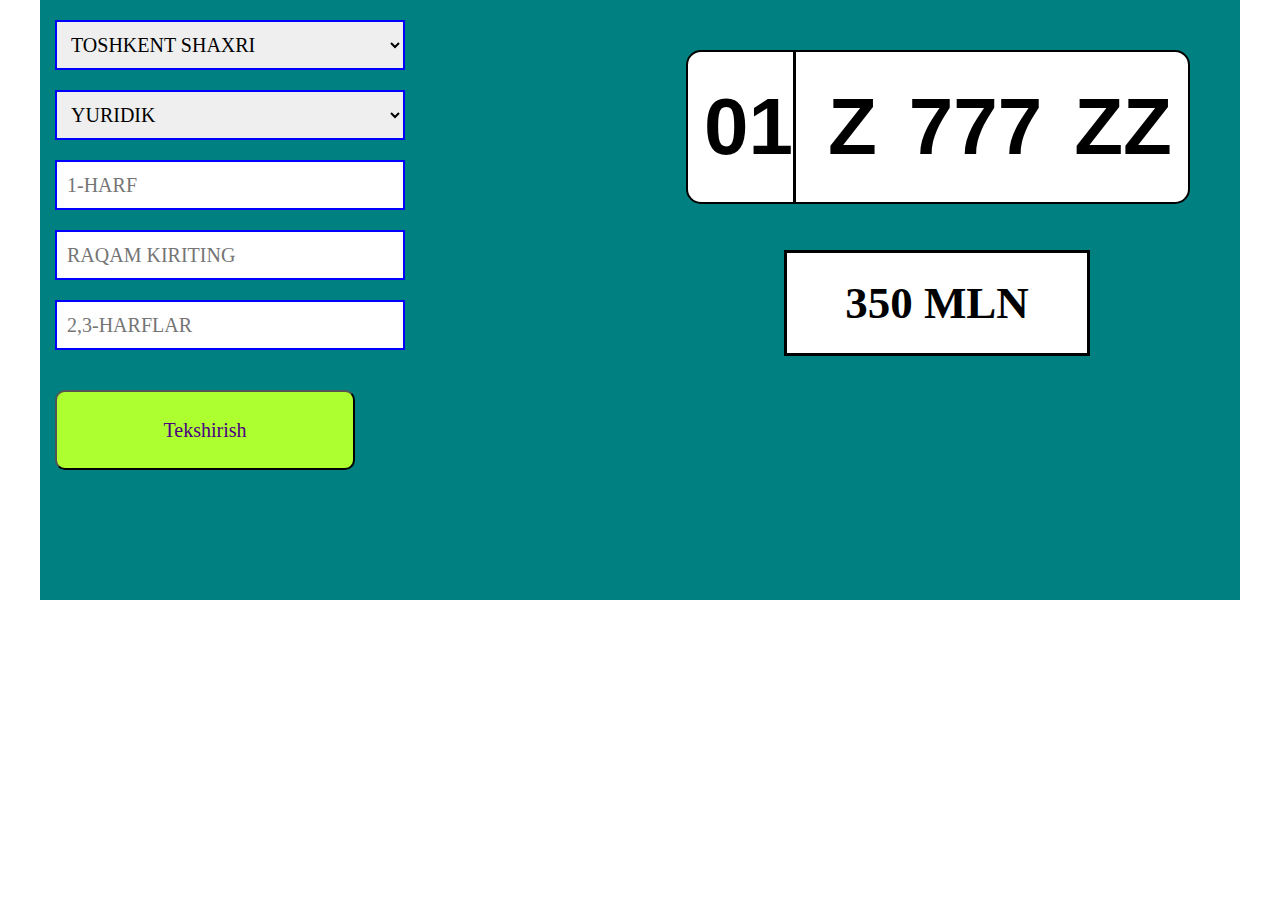
<file: Desktop/Meta_works/Homework/js02/index.html>
<!DOCTYPE html>
<html lang="en">
<head>
    <meta charset="UTF-8">
    <meta http-equiv="X-UA-Compatible" content="IE=edge">
    <meta name="viewport" content="width=device-width, initial-scale=1.0">
    <title>Document</title>
    <link rel="stylesheet" href="style.css">
</head>
<body>
    <div class="container">
        <form>

        
            <select class="viloyat">
                <option value="tsh">Toshkent Shaxri</option>
                <option value="tv">Toshkent viloyat</option>
                <option value="and">Andijon</option>
                <option value="nam">Namangan</option>
                <option value="far">Fargona</option>
                <option value="jiz">Jizzax</option>
                <option value="sam">Samarqand</option>
                <option value="sir">Sirdaryo</option>
                <option value="bux">Buxoro</option>
                <option value="xor">Xorazm</option>
            </select>


            <select class="shaxs">
                <option value="y">Yuridik</option>
                <option value="j">Jismoniy</option>
            </select>   

            <input type="text" maxlength="1" placeholder="1-harf" class="harf1" >
            <input type="text" maxlength="3" class="raqam" placeholder="Raqam kiriting" >
            <input type="text" minlength="2" maxlength="2" placeholder="2,3-harflar" class="harf23">

        </form>


        <button class="tugma"> Tekshirish </button>

        <div class="natija">
            <h1 class="a">01</h1>
            <h1 class="b">Z</h1>
            <h1 class="c">777</h1>
            <h1 class="d">ZZ</h1>
        </div>

        <div class="narx">
            <h2>350 mln</h2>
        </div>



        <script src="jquery.js"></script>
        <script src="index.js"></script>
    </div>
</body>
</html>
</file>
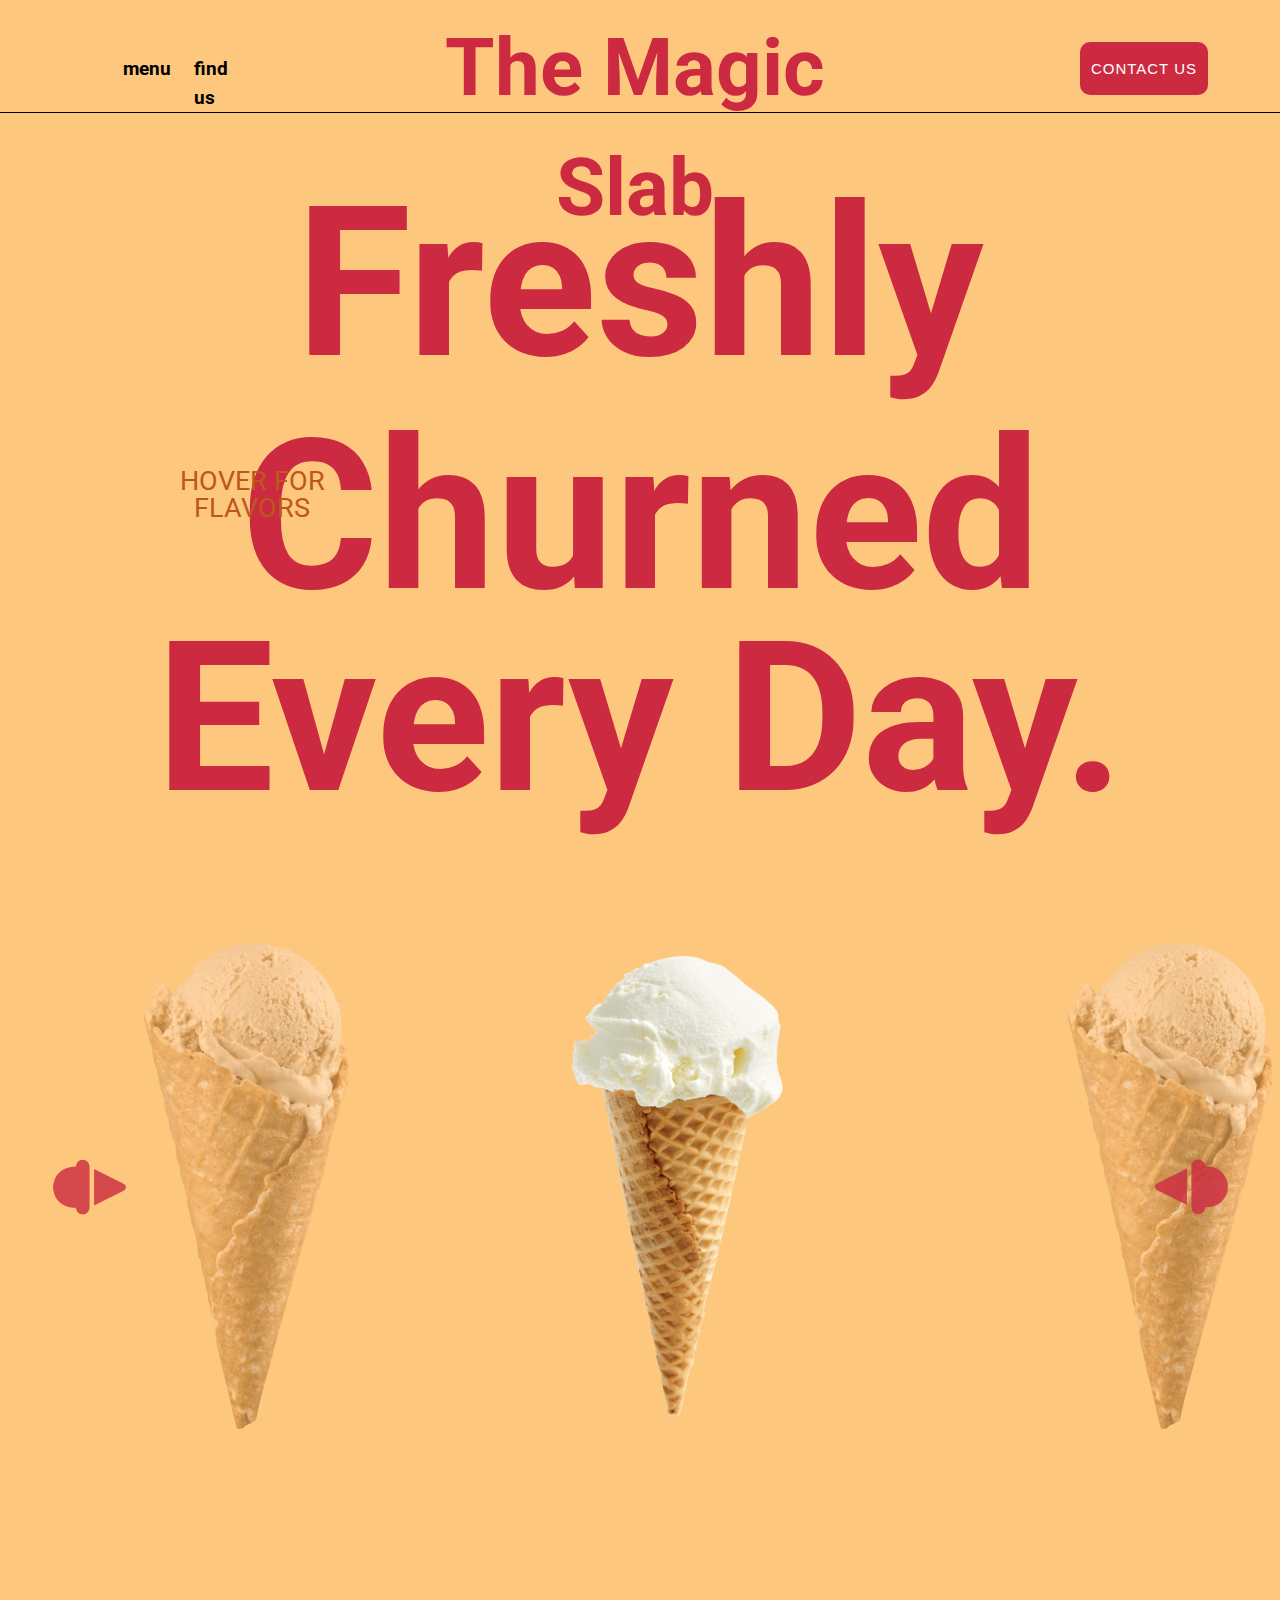
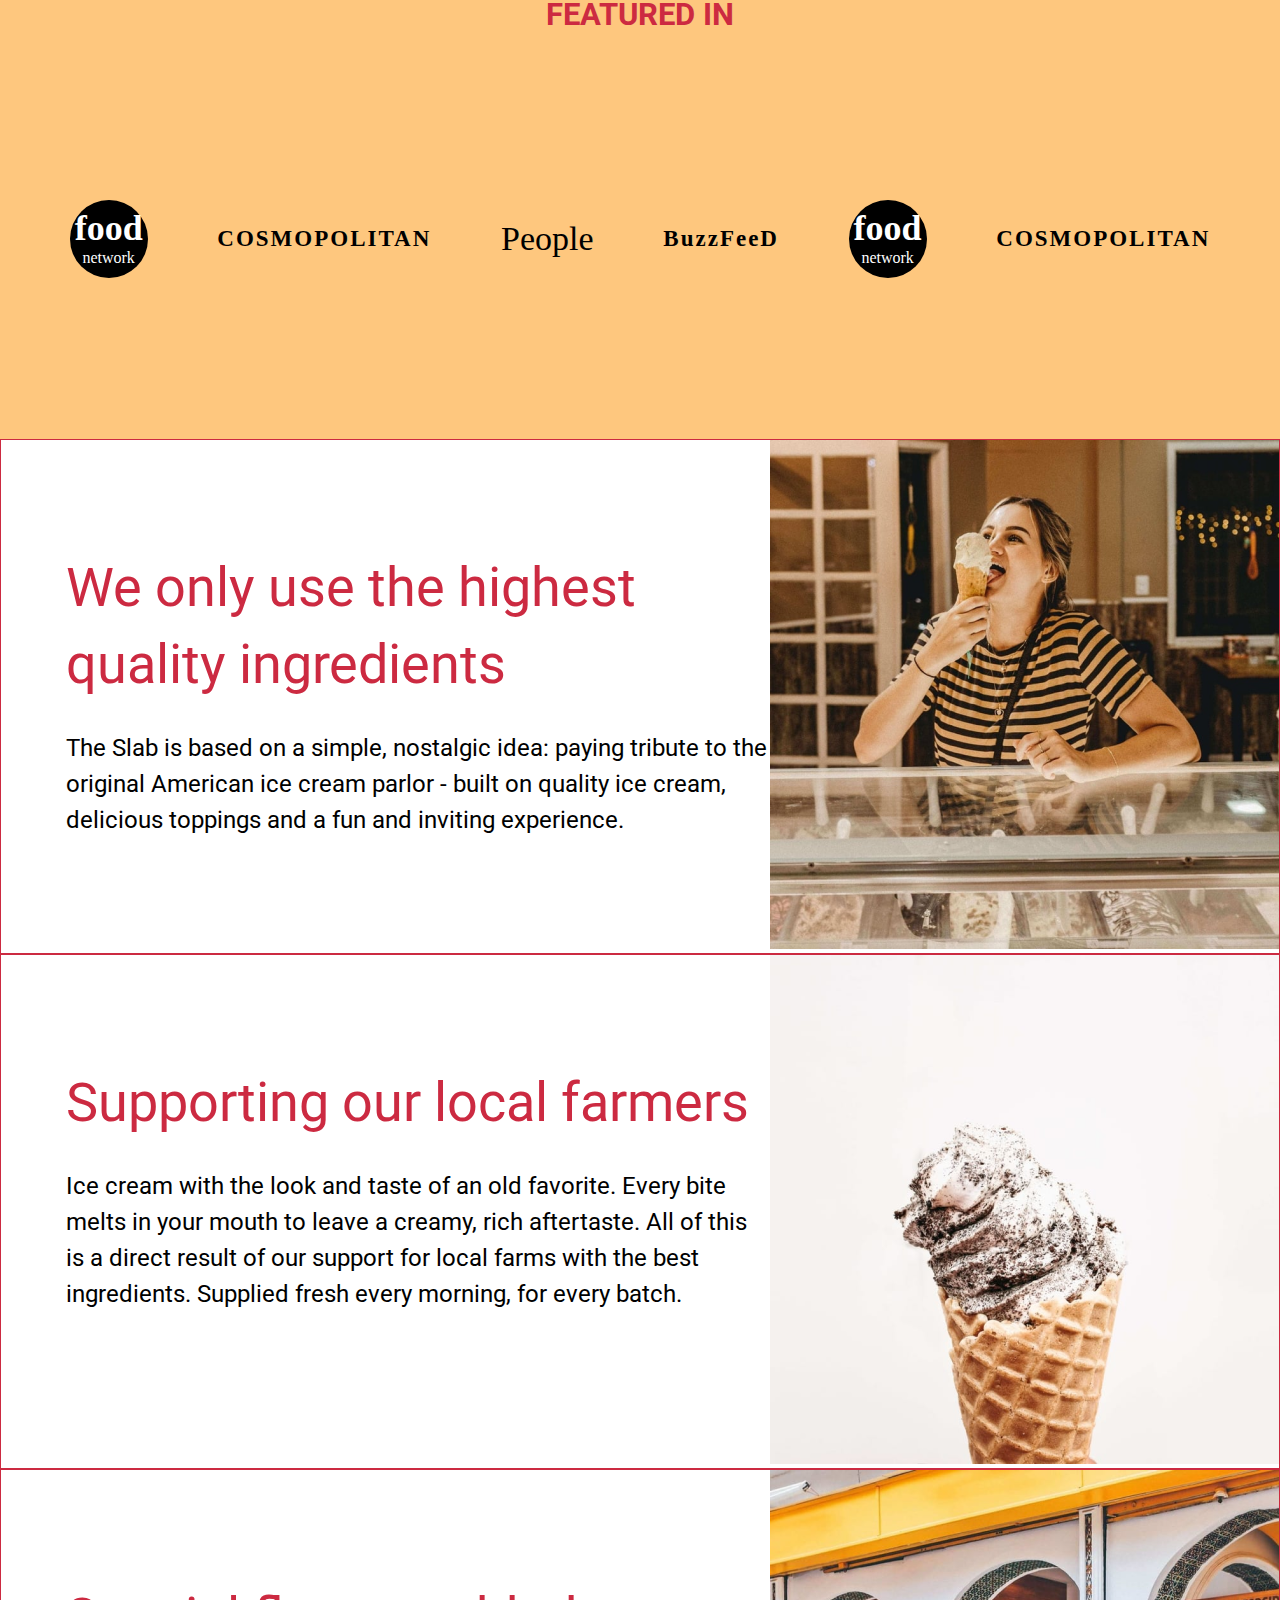
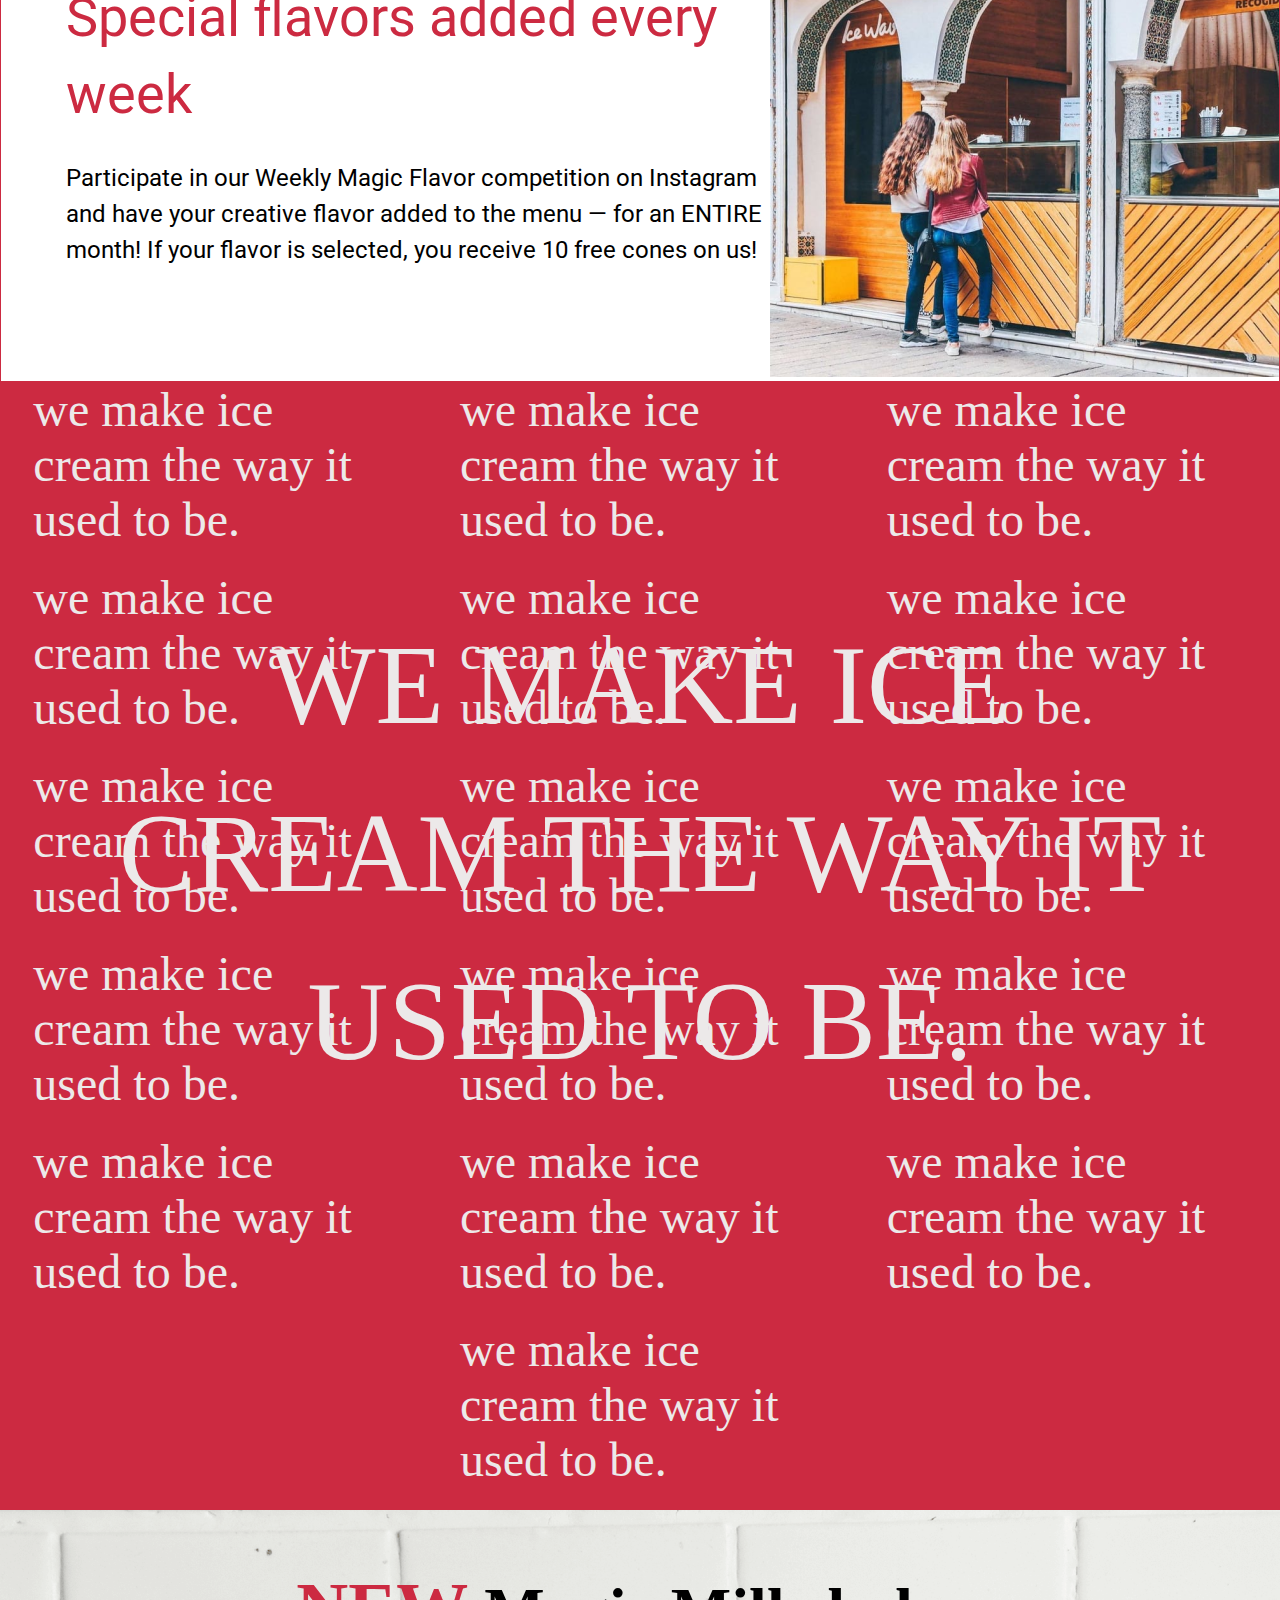
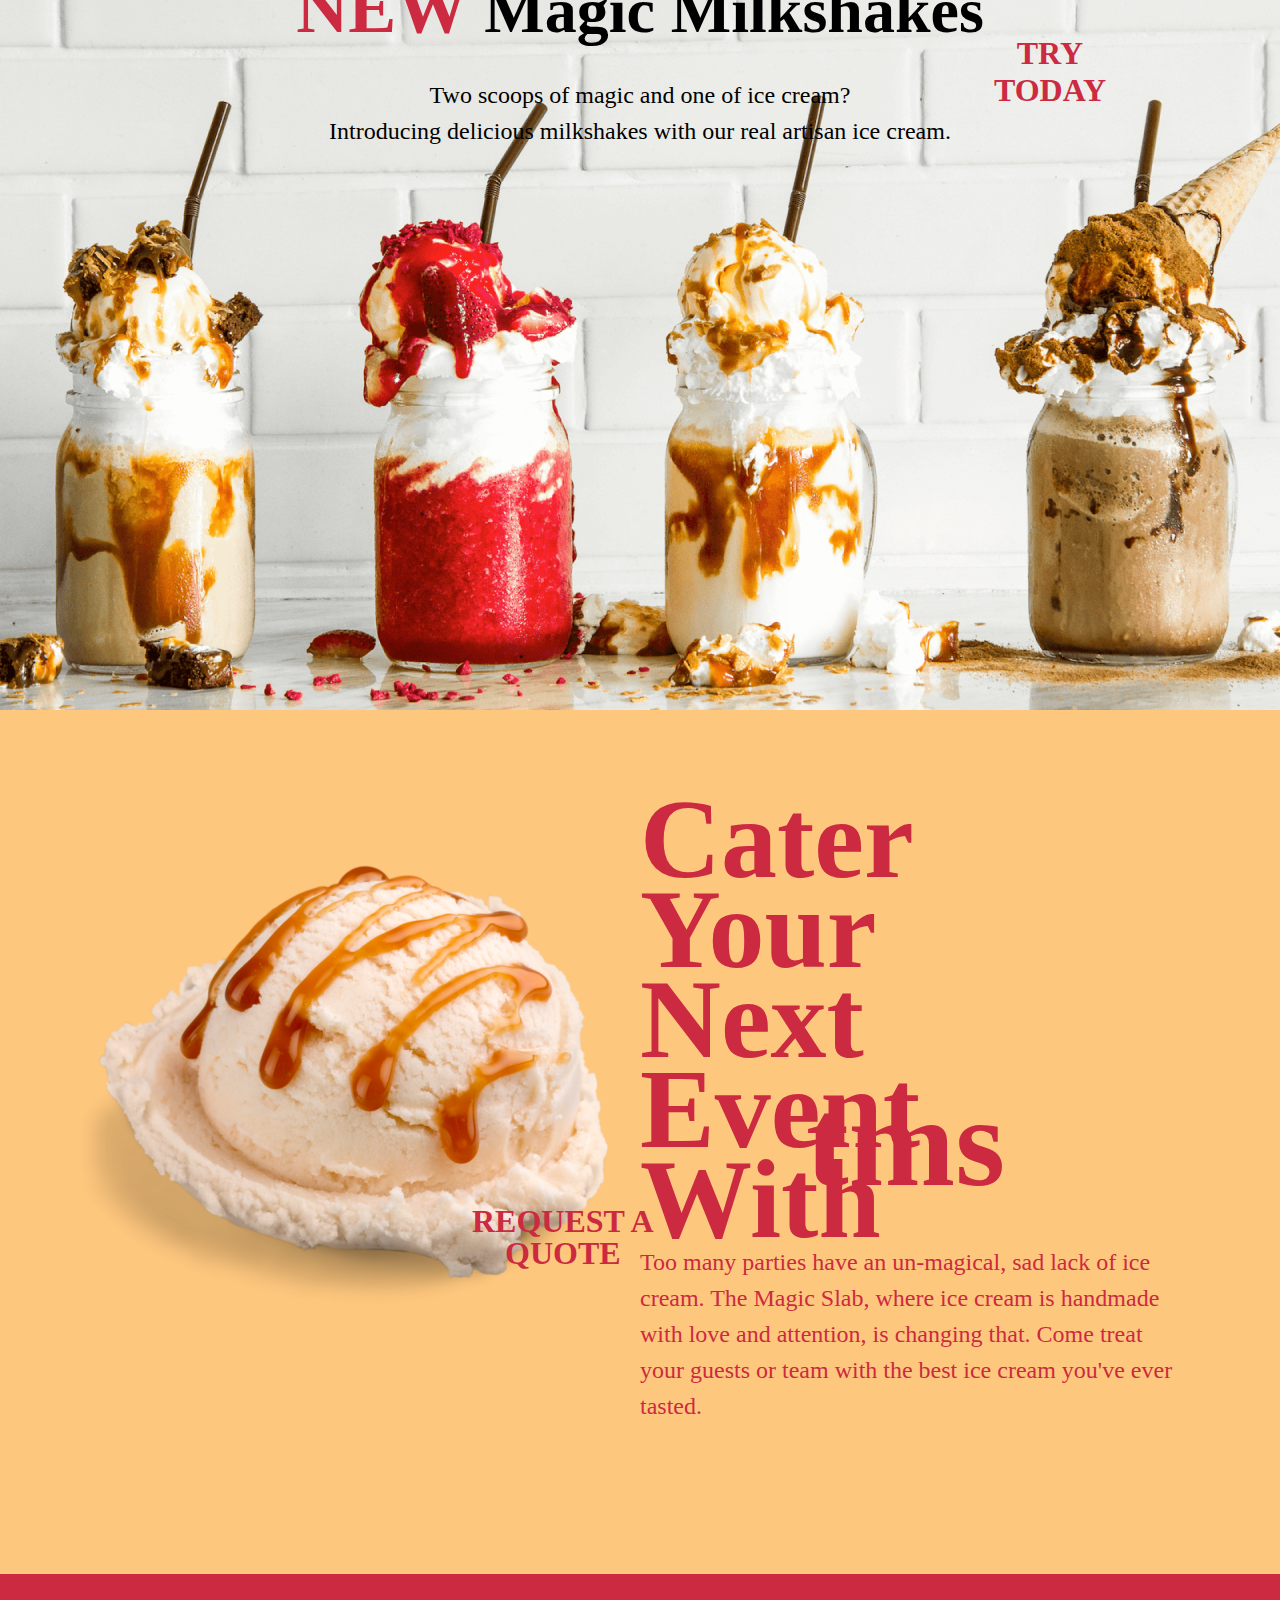
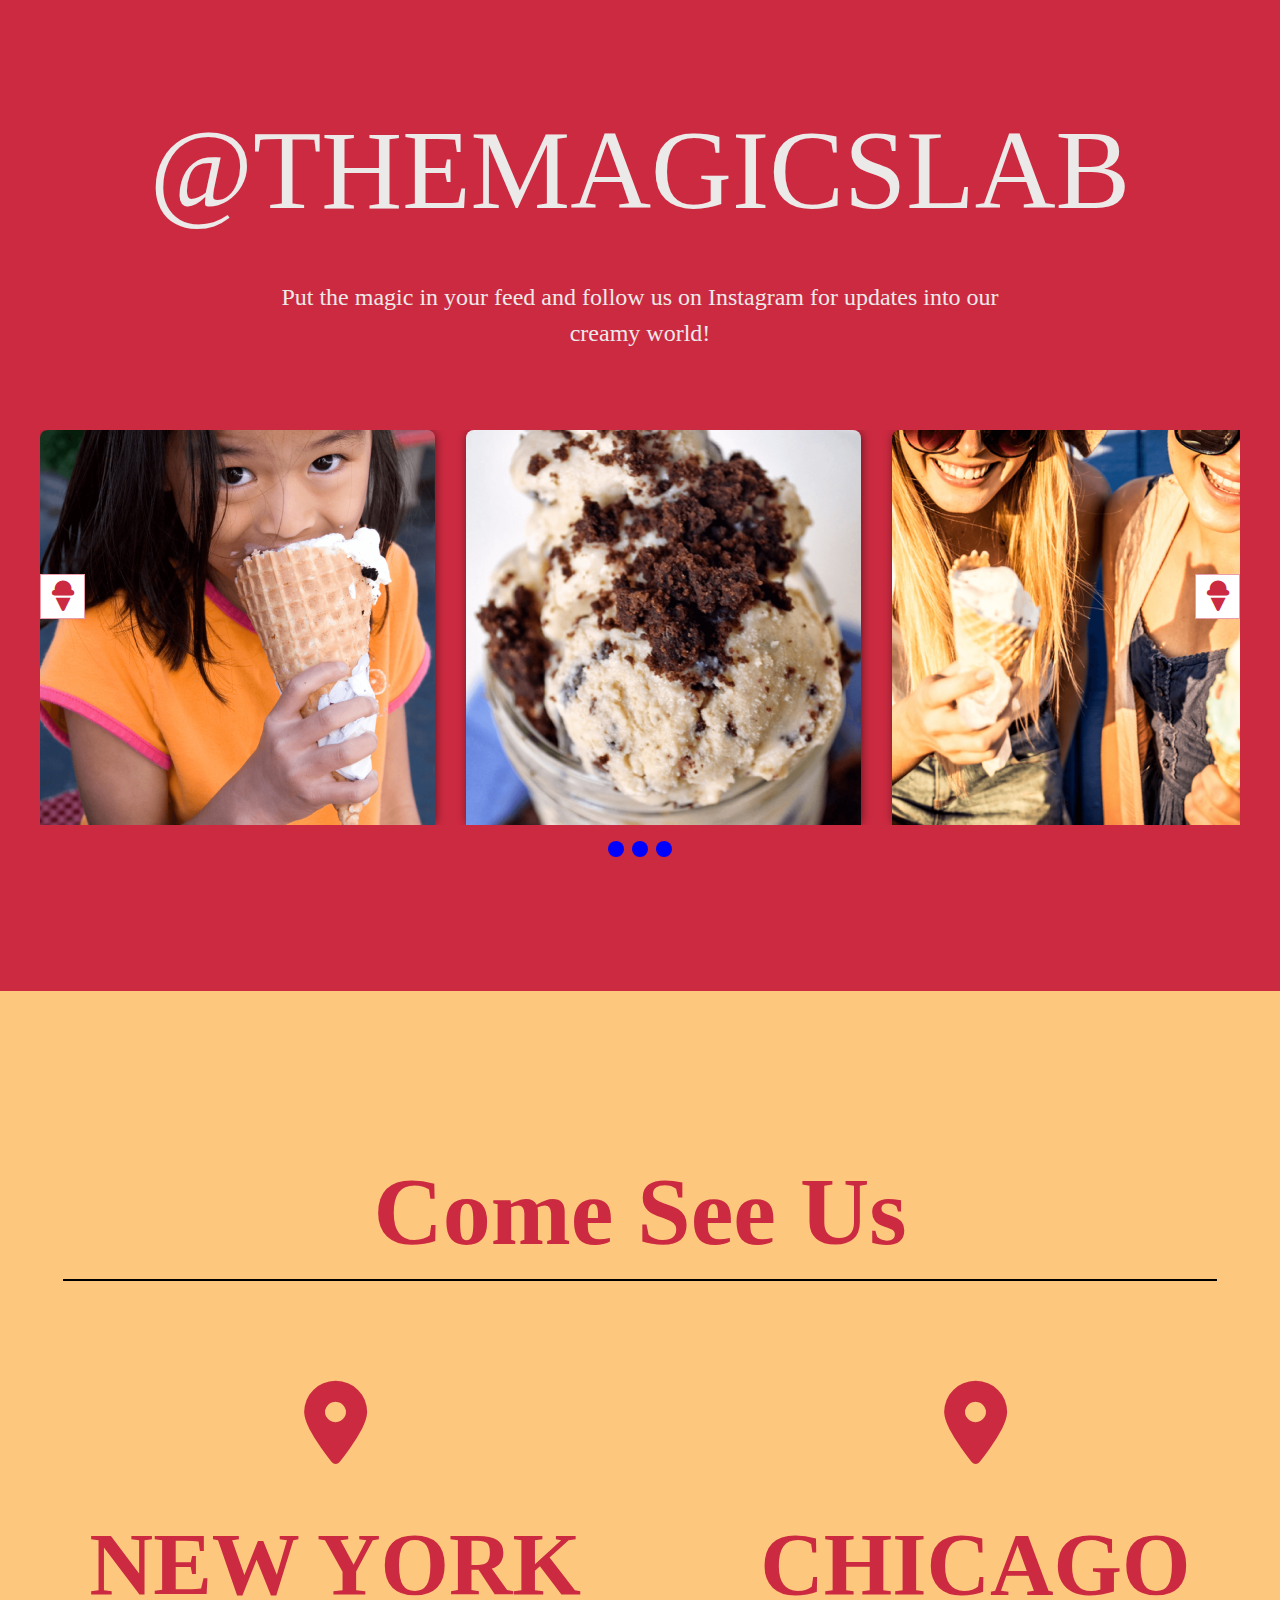
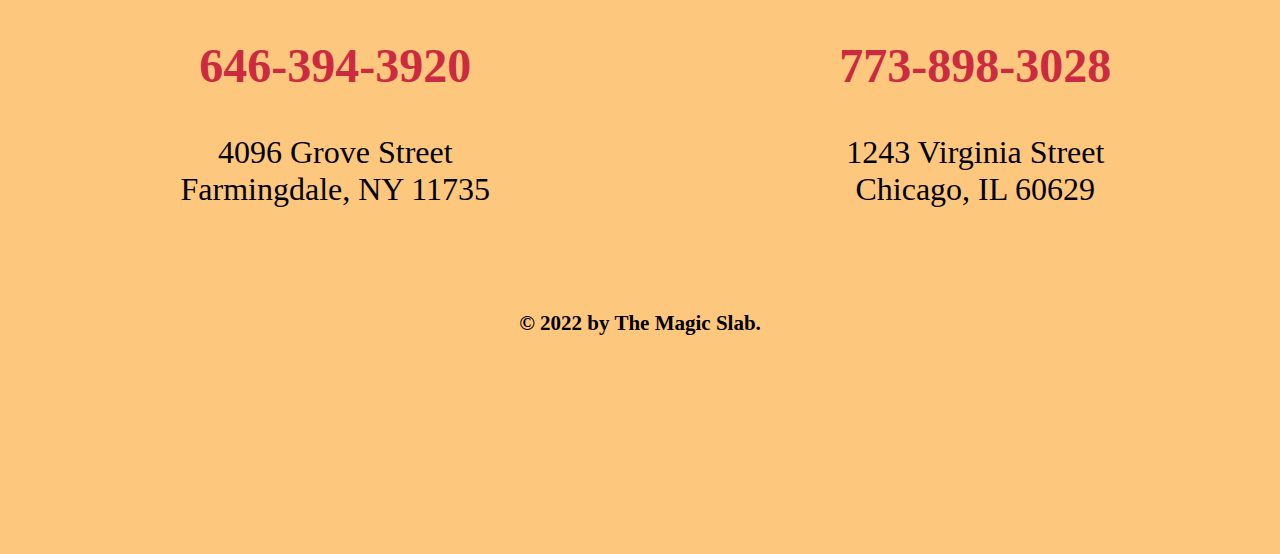
<file: Desktop/Meta_works/Homework/figma/magic Slab/index.html>
<!DOCTYPE html>
<html lang="en">
<head>
    <meta charset="UTF-8">
    <meta http-equiv="X-UA-Compatible" content="IE=edge">
    <meta name="viewport" content="width=device-width, initial-scale=1.0">
    <title>Document</title>
   <!-- carusel css star -->
   <link rel="stylesheet" href="./carusel.css">
     <!-- Font family start -->
    <link rel="preconnect" href="https://fonts.googleapis.com"><link rel="preconnect" href="https://fonts.gstatic.com" crossorigin><link href="https://fonts.googleapis.com/css2?family=Roboto:wght@300&display=swap" rel="stylesheet">
    <link rel="stylesheet" href="https://cdnjs.cloudflare.com/ajax/libs/font-awesome/6.2.1/css/all.min.css">
    <link rel="stylesheet" href="./style.css">   

</head>
<body>
    <div class="cantainer">
       <div class="header">
        <div class="navbar">
            <a href="#"><h6>menu</h6></a>
            <a href="#"><h5>find us</h5></a>
            <a href="#"><h1>The Magic Slab</h1></a>
            <button>CONTACT US</button>
        </div>
        <h1 class="freshly">Freshly</h1>
        <h1>Churned</h1>
        <h1>Every Day.</h1>
        <span>HOVER FOR FLAVORS</span>
          <!-- Carusel start-->
            <div id="galleryView">
              <div id="galleryContainer">
                 <div id="leftView"></div>
                 <button id="navLeft" class="navBtns"><i class="fa-solid i-left fa-ice-cream"></i></button>
                 <a href="#">
                    <div id="mainView"></div>
                 </a>
                 <div id="rightView"></div>
                 <button id="navRight" class="navBtns"><i class="fa-solid i-right fa-ice-cream"></i></i></button>
              </div>
            </div>
            <!-- carusel end -->
            <h2>FEATURED IN</h2>
            <div class="brands">
                <div class="food">
                    <a href="#">
                        <h3>food</h3>
                        <p>network</p>
                    </a>
                </div>
                <div class="cosmopolitan">
                    <a href="#">COSMOPOLITAN</a>
                </div>
                <div class="people">
                    <a href="#">People</a>
                </div>
                <div class="buzzfeed">
                    <a href="#">BuzzFeeD</a>
                </div>
                <div class="food">
                    <a href="#">
                        <h3>food</h3>
                        <p>network</p>
                    </a>
                </div>
                <div class="cosmopolitan">
                    <a href="#">COSMOPOLITAN</a>
                </div>
            </div>
          </div>
          
          <div class="cards">   
            <div class="card-main">
                <div class="card-letter">
                    <h2>We only use the highest quality ingredients</h2>
                    <p>The Slab is based on a simple, nostalgic idea: paying tribute to the original American ice cream parlor - built on quality ice cream, delicious toppings and a fun and inviting experience.</p>
                   
                </div>
                <div class="card-image">
                    <img src="./img/card-image1.png" width="509px">
                </div>
            </div>
            <div class="card-main">
                <div class="card-letter">
                    <h2>Supporting our local farmers</h2>
                    <p>Ice cream with the look and taste of an old favorite. Every bite melts in your mouth to leave a creamy, rich aftertaste. All of this is a direct result of our support for local farms with the best ingredients. Supplied fresh every morning, for every batch.</p>
                   
                </div>
                <div class="card-image">
                    <img src="./img/card-image2.png" width="509px">
                </div>
            </div>
            <div class="card-main">
                <div class="card-letter">
                    <h2>Special flavors added every week</h2>
                    <p>Participate in our Weekly Magic Flavor competition on Instagram and have your creative flavor added to the menu — for an ENTIRE month! If your flavor is selected, you receive 10 free cones on us!</p>
                   
                </div>
                <div class="card-image">
                    <img src="./img/card-image3.png" width="509px">
                </div>
            </div>
          </div>
          <div class="main">
                <p>we make ice cream the way it used to be.</p>
                <p>we make ice cream the way it used to be.</p>
                <p>we make ice cream the way it used to be.</p>
                <p>we make ice cream the way it used to be.</p>
                <p>we make ice cream the way it used to be.</p>
                <p>we make ice cream the way it used to be.</p>
                <p>we make ice cream the way it used to be.</p>
                <p>we make ice cream the way it used to be.</p>
                <p>we make ice cream the way it used to be.</p>
                <p>we make ice cream the way it used to be.</p>
                <p>we make ice cream the way it used to be.</p>
                <p>we make ice cream the way it used to be.</p>
                <p>we make ice cream the way it used to be.</p>
                <p>we make ice cream the way it used to be.</p>
                <p>we make ice cream the way it used to be.</p>
                <p>we make ice cream the way it used to be.</p>
                <h1>WE MAKE ICE CREAM THE WAY IT USED TO BE.</h1>
          </div>

          <div class="new-ace-cream">
            <h1><span>NEW</span> Magic Milkshakes</h1>
            <p>Two scoops of magic and one of ice cream? <br>
                Introducing delicious milkshakes with our real artisan ice cream.
            </p>
            <h3>TRY  <br> TODAY </h3>
          </div>
          <div class="info">
             <img src="./img/bg2.png" width="560px"  height="560px">
            <div class="info-word">
                <h1>Cater <br> Your <br> Next <br> Event <br> With</h1>
                <p>Too many parties have an un-magical, sad lack of ice cream. The Magic Slab, where ice cream is handmade with love and attention, is changing that. Come treat your guests or team with the best ice cream you've ever tasted.</p>
            </div>
            <h2>tms</h2>
            <h3>REQUEST A <br> QUOTE</h3>

          </div>

          <div class="red-carusel">
            <h1>@THEMAGICSLAB</h1>
            <p>Put the magic in your feed and follow us on Instagram for updates into our <br> creamy world!</p>
            <button id="navLeft2" class="navBtns2"><i class="fa-solid fa-ice-cream"></i></button>
            <button id="navRight2" class="navBtns2"><i class="fa-solid fa-ice-cream"></i></i></button>
            <div class="center"> 
                        <div class="wrapper">
                        <div class="inner">
                            <div class="card">
                            <img src="./img/carusel2-1.png">
                            </div>
                            <div class="card">
                            <img src="./img/carusel2-2.png">
                            </div>
                            <div class="card">
                            <img src="./img/carusel2-3.png">
                            </div>
                            <div class="card">
                            <img src="./img/c0067439-800px-wm.jpg">
                            </div>
                            <div class="card">
                            <img src="./img/20190230-beautiful-little-girl-eating-ice-cream-outdoor.webp ">
                            </div>
                            <div class="card">
                            <img src="./img/images.jpeg">
                            </div>
                            <div class="card">
                            <img src="./img/istockphoto-893701630-612x612.jpg">
                            </div>
                            <div class="card">
                            <img src="./img/young-asian-woman-eating-ice-cream-isolated-blue-background_1187-248815.webp">
                            </div>
                            <div class="card">
                            <img src="./img/card-image1.png">
                            </div>
                        </div>
                        </div>
                        
                        <div class="map">
                        <button class="active first"></button>
                        <button class="second"></button>
                        <button class="third"></button>
                        </div>
                    </div>

          </div>
          <div class="footer">
            <h1>Come See Us</h1>
            <hr>
            <div class="adress">
                <div>
                    <i class="fa-solid fa-location-dot"></i>
                    <h2>NEW YORK</h2>
                    <h3>646-394-3920</h3>
                    <p>4096 Grove Street <br>Farmingdale, NY 11735</p>
                </div>
                <div>
                    <i class="fa-solid fa-location-dot"></i>
                    <h2>CHICAGO</h2>
                    <h3>773-898-3028</h3>
                    <p>1243 Virginia Street <br>Chicago, IL 60629</p>
                </div>
            </div>
            <h4>© 2022 by The Magic Slab.</h4>
          </div>
          
       </div>

    <script src="carusel.js"></script>
    <script src="https://cdnjs.cloudflare.com/ajax/libs/jquery/3.6.3/jquery.min.js"></script>
    <script src="main.js"></script>
</body>
</html>
</file>
<file: Desktop/Meta_works/Homework/js02/style.css>
*
{
    margin: 0;
    padding: 0;
}
.container 
{
    text-transform: uppercase;
    width: 1200px;
    height: 600px;
    background-color: teal;
    color: white;
    margin: auto;
    overflow: hidden;
    position: relative;
}

select, input
{
    display: block;
    width: 350px;
    height: 50px;
    border: 2px solid blue;
    padding: 10px;
    box-sizing: border-box;
    font-size: 20px;
    font-family: cursive;
    margin: 20px 15px ;
    text-transform: uppercase;
}

.tugma 
{
    width: 300px;
    height: 80px;
    background-color: greenyellow;
    color: indigo;
    font-family: cursive;
    font-size: 20px;
    border-radius: 10px;
    margin: 20px 15px;
}

.natija 
{
    position: absolute;
    top: 50px;
    right: 50px;
    width: 500px;
    height: 150px;
    background-color: white;
    border-radius: 15px;
    border: 2px solid black;
    display: flex;
    justify-content: space-around;
    align-items: center;
    color: black;
    font-size: 40px;
    font-family: Arial, Helvetica, sans-serif;
}

.natija h1 
{
    height: 100%;
    line-height: 150px;
}

.natija h1:first-child 
{
    border-right: 3px solid black;
}

/* .natija h1:nth-child(2) 
{
    transform: translateX(20px);
}
.natija h1:nth-child(3) 
{
    transform: translateX(30px);
} */

.narx 
{
    position: absolute;
    top: 250px;
    right: 150px;
    background-color: white;
    border: 3px solid black;
    width: 300px;
    height: 100px;
    color: black;
    text-align: center;
    font-size: 30px;
    font-family: cursive;
    line-height: 100px;
}
</file>
<file: Desktop/Meta_works/Homework/figma/magic Slab/carusel.css>
#galleryContainer { 
    max-width: 1440px;
    width: 100%;
    display: flex;
    /* flex-direction: row; */
    /* justify-content:center ; */
    margin-top: 120px;
    align-items: center;
    box-sizing: border-box;
    position: relative;
  }
  #galleryView {
    max-width: 1440px;
    width: 100%;
    background:#FEC77E;
    display: flex;
    justify-content: center;
    align-items: center;
  }
  #mainView {
    height: 494px;
    /* max-width: 494px; */
    width: 494px;  
    border-radius: 5px;
    /* background-color: #eb9100; */
    margin-left: 80px;
    margin-right:0px;
    z-index: 1;
    transition: all 1s;  
  }
  #mainView:hover {
    transform: scale(1.2);
    transition: all 1s;   
  }
  #leftView {
    height: 494px;
    width: 350px;
    opacity: 0.5;
    border-radius: 5px;
    transform-origin: top right;
    display: flex;
    justify-content: center;
    align-items: center;
    transition: all 1s;  
  } 
  #leftView:hover {
    opacity: 1;
    transition: all 1s;
  }
  #rightView {
    height: 494px;
    width: 350px;
    opacity: 0.5;
    border-radius: 5px;
    transform-origin: top left;
    /* background-color: #eb9100; */
    display: flex;
    justify-content: center;
    align-items: center;
   transition: all 1s;
  }
  #rightView:hover {
    opacity: 1;
    transition: all 1s;
  }
  .navBtns {
    width: 80px;
    height: 80px;
    border-radius: 50%;
    border: none;
    position: absolute;
    opacity: 0.8;
    background-color: transparent;
    cursor: pointer;
    color: #CC2A41;
    font-size: 73px;
  }
  .navBtns:hover {
    opacity: 1;
    transition: all 1s;
    background-color: #eb9100;
  }
 
  .i-left{
    transform: rotate(-90deg);

  }
  .i-right{
    transform: rotate(90deg);
  }
  #navLeft {
    left: 50px;
  }
  #navRight {
    right: 50px;
  }
</file>
<file: Desktop/Meta_works/Homework/figma/magic Slab/style.css>
* {
  margin: 0;
  padding: 0;
}

* .cantainer {
  max-width: 1440px;
  width: 100%;
  margin: auto;
}

* .cantainer .header {
  background: #FEC77E;
  position: relative;
}

* .cantainer .header .navbar {
  border-bottom: 1px solid black;
  height: 112px;
  display: -webkit-box;
  display: -ms-flexbox;
  display: flex;
}

* .cantainer .header .navbar a {
  text-decoration: none;
}

* .cantainer .header .navbar a h6 {
  font-family: 'Roboto';
  font-style: normal;
  font-size: 19px;
  line-height: 29px;
  color: #000;
  margin: 54px 0px 29px 123px;
}

* .cantainer .header .navbar h5 {
  font-family: 'Roboto';
  font-style: normal;
  font-size: 19px;
  line-height: 29px;
  color: #000;
  margin: 54px 0px 29px 23px;
}

* .cantainer .header .navbar h1 {
  font-family: 'Roboto';
  font-style: normal;
  color: #CC2A41;
  font-size: 80px;
  line-height: 120px;
  text-align: center;
  margin: 8px 0px 0px 167px;
}

* .cantainer .header .navbar button {
  background-color: #CC2A41;
  width: 150px;
  height: 53px;
  border-radius: 10px;
  border: none;
  color: white;
  letter-spacing: 1px;
  font-size: 15px;
  margin: 42px 72px 17px 219px;
  cursor: pointer;
}

* .cantainer .header .freshly {
  margin: 69px 0px 31px 0px;
}

* .cantainer .header h1 {
  font-family: 'Roboto';
  font-style: normal;
  color: #CC2A41;
  text-align: center;
  font-size: 210px;
  line-height: 202px;
}

* .cantainer .header span {
  font-family: 'Roboto';
  font-style: normal;
  position: absolute;
  color: #BD571B;
  font-size: 27px;
  line-height: 27px;
  text-align: center;
  left: 156px;
  top: 468px;
  width: 15%;
}

* .cantainer .header h2 {
  font-family: 'Roboto';
  font-style: normal;
  color: #CC2A41;
  font-size: 31px;
  line-height: 48px;
  text-align: center;
  margin-top: 158px;
}

* .cantainer .header .brands {
  display: -webkit-box;
  display: -ms-flexbox;
  display: flex;
  -webkit-box-orient: horizontal;
  -webkit-box-direction: normal;
      -ms-flex-direction: row;
          flex-direction: row;
  -webkit-box-pack: space-evenly;
      -ms-flex-pack: space-evenly;
          justify-content: space-evenly;
  -webkit-box-align: center;
      -ms-flex-align: center;
          align-items: center;
  height: 400px;
}

* .cantainer .header .brands .food {
  width: 77.8px;
  height: 77.8px;
  background: #000;
  border-radius: 50%;
  text-align: center;
}

* .cantainer .header .brands .food a {
  text-decoration: none;
  color: #fff;
}

* .cantainer .header .brands .food a h3 {
  font-size: 36px;
  margin-top: 7px;
}

* .cantainer .header .brands .cosmopolitan a {
  text-decoration: none;
  color: #000;
  font-size: 23px;
  letter-spacing: 2px;
  font-weight: 900;
}

* .cantainer .header .brands .people a {
  text-decoration: none;
  color: #000;
  font-size: 34px;
  font-weight: 900px;
}

* .cantainer .header .brands .buzzfeed a {
  text-decoration: none;
  color: #000;
  font-size: 23px;
  letter-spacing: 2px;
  font-weight: bold;
}

* .cantainer .cards .card-main {
  border: 1px solid #CC2A41;
  display: -webkit-box;
  display: -ms-flexbox;
  display: flex;
  -webkit-box-orient: horizontal;
  -webkit-box-direction: normal;
      -ms-flex-direction: row;
          flex-direction: row;
}

* .cantainer .cards .card-main .card-letter h2 {
  font-family: 'Roboto';
  font-style: normal;
  color: #CC2A41;
  font-size: 54px;
  font-weight: 400;
  line-height: 77px;
  margin: 109px 0px 27px 65px;
}

* .cantainer .cards .card-main .card-letter p {
  font-family: 'Roboto';
  font-style: normal;
  font-weight: 400;
  font-size: 24px;
  line-height: 36px;
  color: #000;
  margin-left: 65px;
}

* .cantainer .main {
  height: auto;
  background: #CC2A41;
  color: #ECE9E9;
  display: -webkit-box;
  display: -ms-flexbox;
  display: flex;
  -ms-flex-wrap: wrap;
      flex-wrap: wrap;
  position: relative;
}

* .cantainer .main p {
  margin: auto;
  font-size: 48px;
  width: 360px;
  height: 188px;
}

* .cantainer .main h1 {
  position: absolute;
  font-size: 112px;
  line-height: 168px;
  font-weight: 400;
  text-align: center;
  padding: 0 90px;
  top: 219px;
}

* .cantainer .new-ace-cream {
  position: relative;
  height: 800px;
  background-image: url(./img/bg1.png);
  background-size: cover;
  background-position: center;
}

* .cantainer .new-ace-cream h1 {
  color: #000;
  font-size: 64px;
  text-align: center;
  padding-top: 57px;
}

* .cantainer .new-ace-cream h1 span {
  color: #CC2A41;
  font-size: 72px;
}

* .cantainer .new-ace-cream p {
  font-size: 24px;
  line-height: 36px;
  text-align: center;
  color: #000;
  margin-top: 27px;
}

* .cantainer .new-ace-cream h3 {
  color: #CC2A41;
  text-align: center;
  font-size: 32px;
  position: absolute;
  right: 174px;
  top: 125px;
}

* .cantainer .info {
  background-color: #FEC77E;
  padding-bottom: 150px;
  display: -ms-grid;
  display: grid;
  -ms-grid-columns: 50% 50%;
      grid-template-columns: 50% 50%;
  position: relative;
}

* .cantainer .info h2 {
  position: absolute;
  color: #CC2A41;
  font-size: 128px;
  right: 275px;
  top: 368px;
  font-weight: 400px;
  line-height: 128px;
}

* .cantainer .info h3 {
  position: absolute;
  color: #CC2A41;
  font-size: 32px;
  line-height: 32px;
  text-align: center;
  top: 495px;
  left: 472px;
}

* .cantainer .info img {
  margin: 80px 0px 0px 80px;
}

* .cantainer .info .info-word h1 {
  color: #CC2A41;
  font-size: 112px;
  line-height: 90px;
  margin-top: 84px;
}

* .cantainer .info .info-word p {
  color: #CC2A41;
  font-size: 24px;
  line-height: 36px;
  width: 85%;
}

* .cantainer .red-carusel {
  padding-bottom: 130px;
  background-color: #CC2A41;
  position: relative;
}

* .cantainer .red-carusel h1 {
  padding-top: 112px;
  font-size: 112px;
  text-align: center;
  color: #ECE9E9;
  line-height: 168px;
  font-weight: 400;
}

* .cantainer .red-carusel p {
  text-align: center;
  font-size: 24px;
  color: #ECE9E9;
  line-height: 36px;
  font-weight: 400;
  margin-top: 25px;
}

* .cantainer .red-carusel .navBtns2 {
  width: 45px;
  height: 45px;
  position: absolute;
  color: #CC2A41;
  border: 1px solid rgba(204, 42, 65, 0.46);
  padding: 5px;
  font-size: 30px;
  -webkit-box-sizing: border-box;
          box-sizing: border-box;
  background: white;
}

* .cantainer .red-carusel #navRight2 {
  right: 40px;
  top: 600px;
}

* .cantainer .red-carusel #navLeft2 {
  left: 40px;
  top: 600px;
}

* .cantainer .footer {
  height: 1163px;
  background-color: #FEC77E;
}

* .cantainer .footer h1 {
  color: #CC2A41;
  text-align: center;
  font-size: 96px;
  line-height: 134px;
  padding-top: 154px;
}

* .cantainer .footer hr {
  max-width: 1280px;
  width: 90%;
  margin: auto;
  border: 1px solid black;
}

* .cantainer .footer .adress {
  display: -webkit-box;
  display: -ms-flexbox;
  display: flex;
  text-align: center;
  -webkit-box-orient: horizontal;
  -webkit-box-direction: normal;
      -ms-flex-direction: row;
          flex-direction: row;
  -ms-flex-pack: distribute;
      justify-content: space-around;
}

* .cantainer .footer .adress i {
  color: #CC2A41;
  font-size: 84px;
  margin-top: 100px;
}

* .cantainer .footer .adress h2 {
  color: #CC2A41;
  font-size: 88px;
  margin-top: 49.13px;
}

* .cantainer .footer .adress h3 {
  color: #CC2A41;
  font-size: 48px;
  line-height: 72px;
  margin-top: 15px;
}

* .cantainer .footer .adress p {
  color: #000;
  font-size: 32px;
  margin-top: 32px;
}

* .cantainer .footer h4 {
  color: #000;
  text-align: center;
  font-size: 21px;
  margin-top: 103px;
}

.center {
  margin-top: 79px;
  -webkit-box-align: center;
      -ms-flex-align: center;
          align-items: center;
  display: -webkit-box;
  display: -ms-flexbox;
  display: flex;
  -webkit-box-orient: vertical;
  -webkit-box-direction: normal;
      -ms-flex-direction: column;
          flex-direction: column;
  -webkit-box-pack: center;
      -ms-flex-pack: center;
          justify-content: center;
}

.wrapper {
  display: -webkit-box;
  display: -ms-flexbox;
  display: flex;
  grid-gap: 1em;
  overflow: hidden;
  width: 1200px;
}

.wrapper > .inner {
  display: -webkit-box;
  display: -ms-flexbox;
  display: flex;
  grid-gap: 31px;
  -webkit-transition: all 1s ease-in-out;
  transition: all 1s ease-in-out;
}

.card {
  border-radius: 0.5em;
  -webkit-box-shadow: 1px 1px 10px rgba(0, 0, 0, 0.5);
          box-shadow: 1px 1px 10px rgba(0, 0, 0, 0.5);
}

.card > img {
  border-top-right-radius: inherit;
  border-top-left-radius: inherit;
  display: block;
  width: 395px;
  height: 395px;
}

.map {
  margin-top: 1em;
}

.map > button {
  all: unset;
  background: blue;
  cursor: pointer;
  margin: 0 0.125em;
  position: relative;
  -webkit-user-select: none;
     -moz-user-select: none;
      -ms-user-select: none;
          user-select: none;
  border-radius: 100%;
  height: 1em;
  width: 1em;
}

.map > button.active:after {
  width: 1em;
  content: "";
  left: 50%;
  position: absolute;
  -webkit-transform: translate(-50%, -50%);
          transform: translate(-50%, -50%);
  top: 50%;
  border-radius: 100%;
  height: 0.5em;
  width: 0.5em;
}
/*# sourceMappingURL=style.css.map */
</file>
